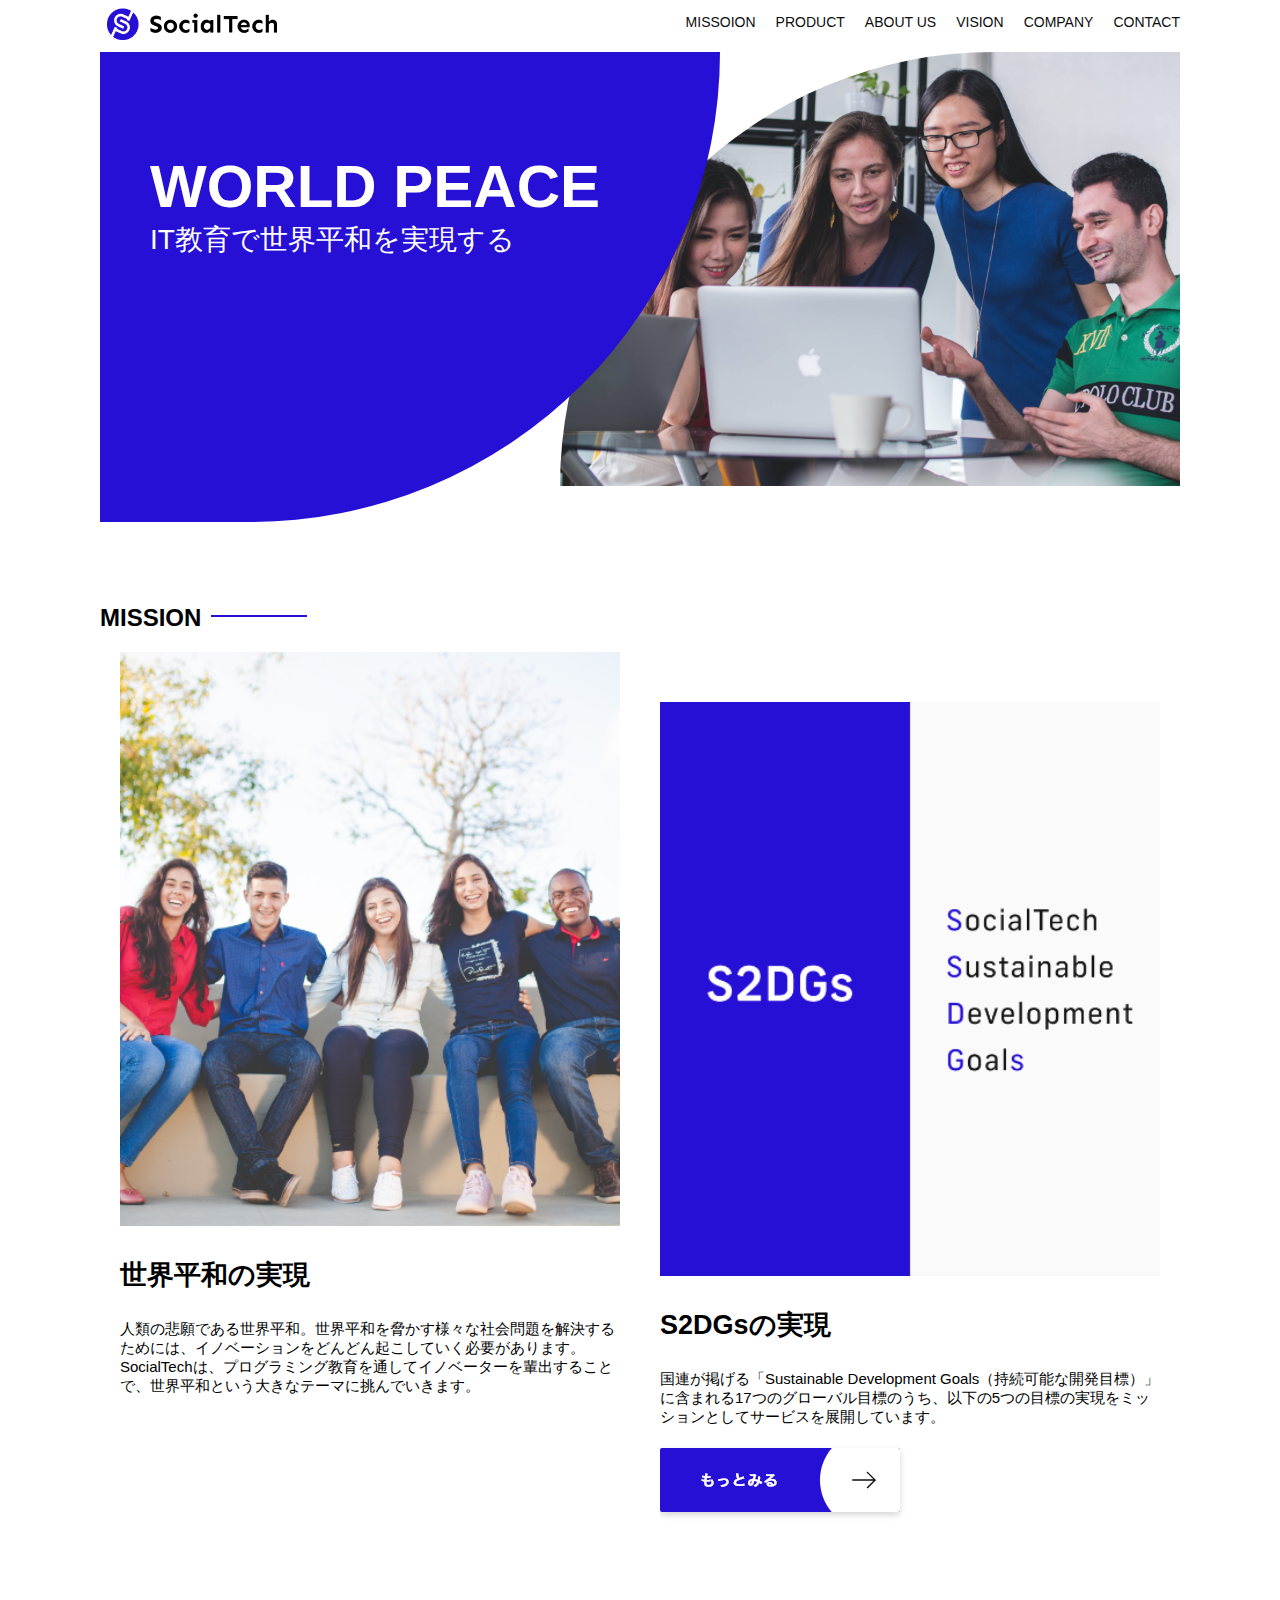
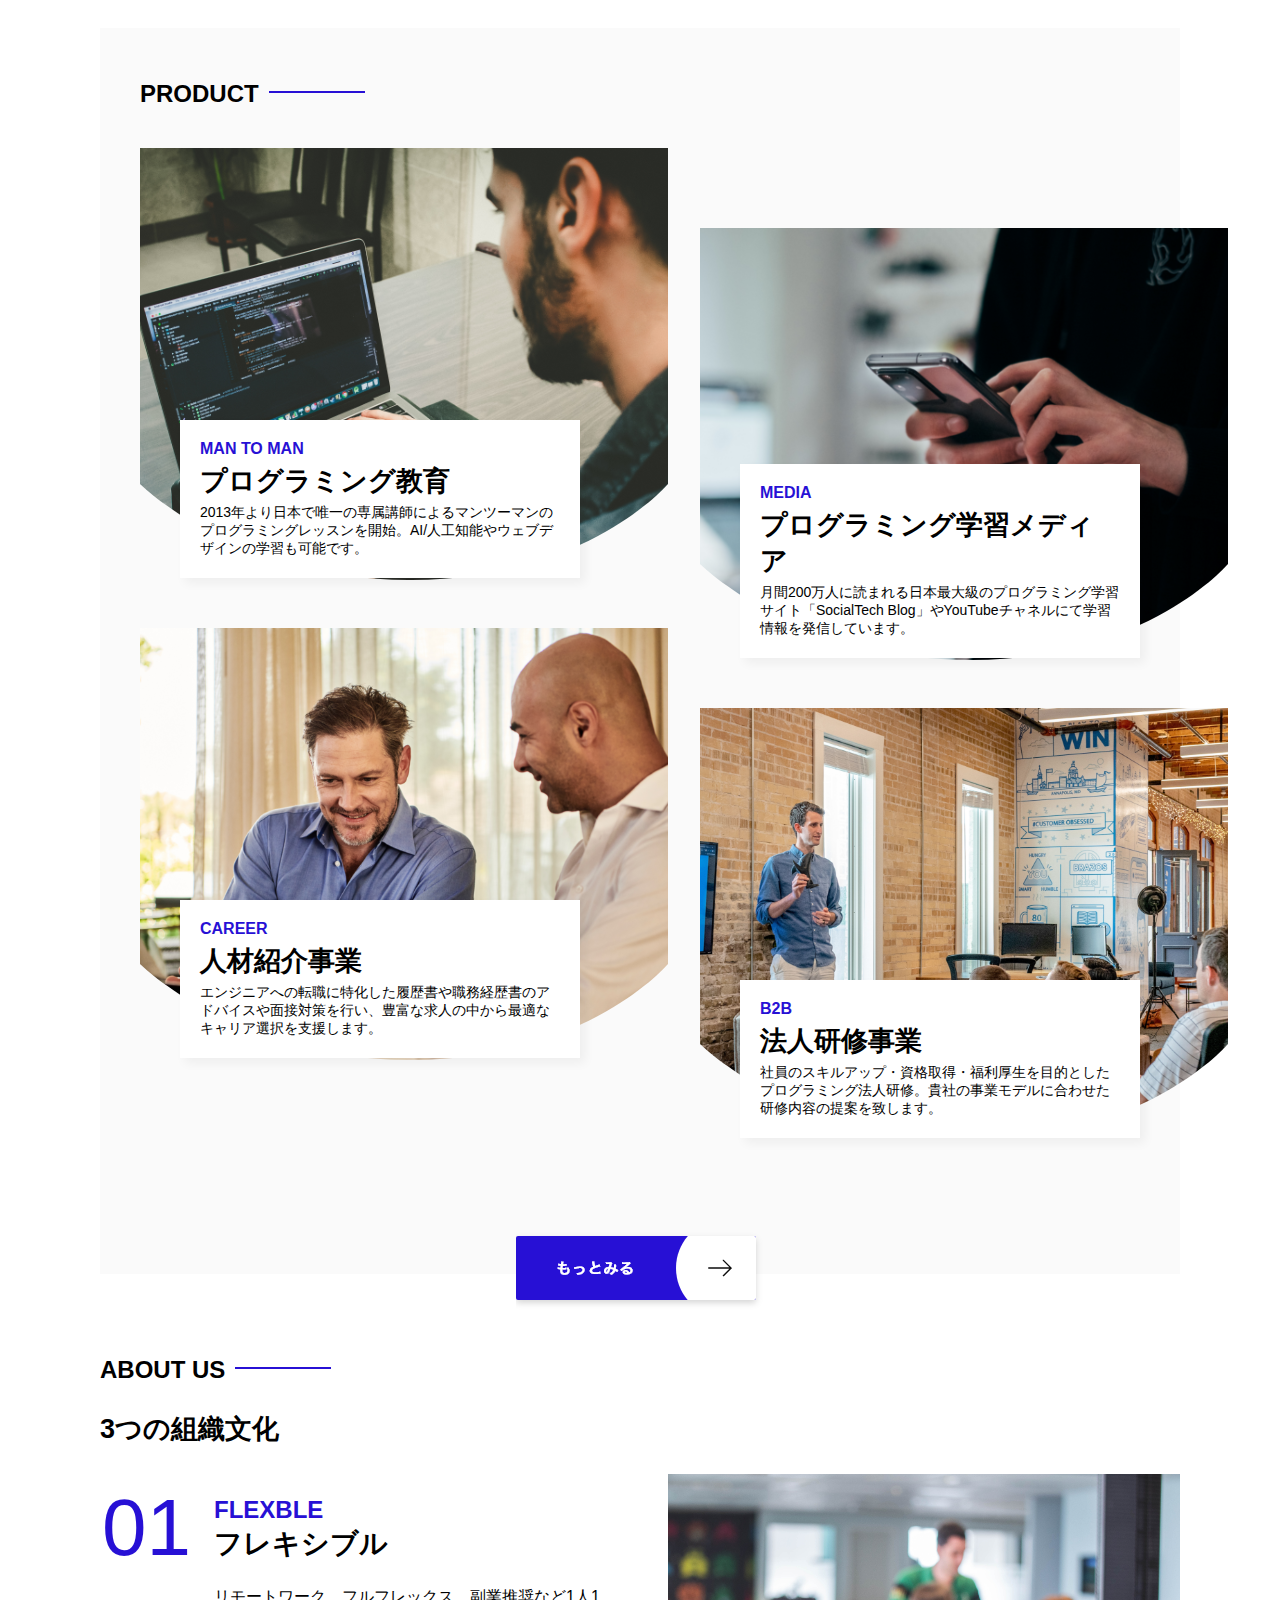
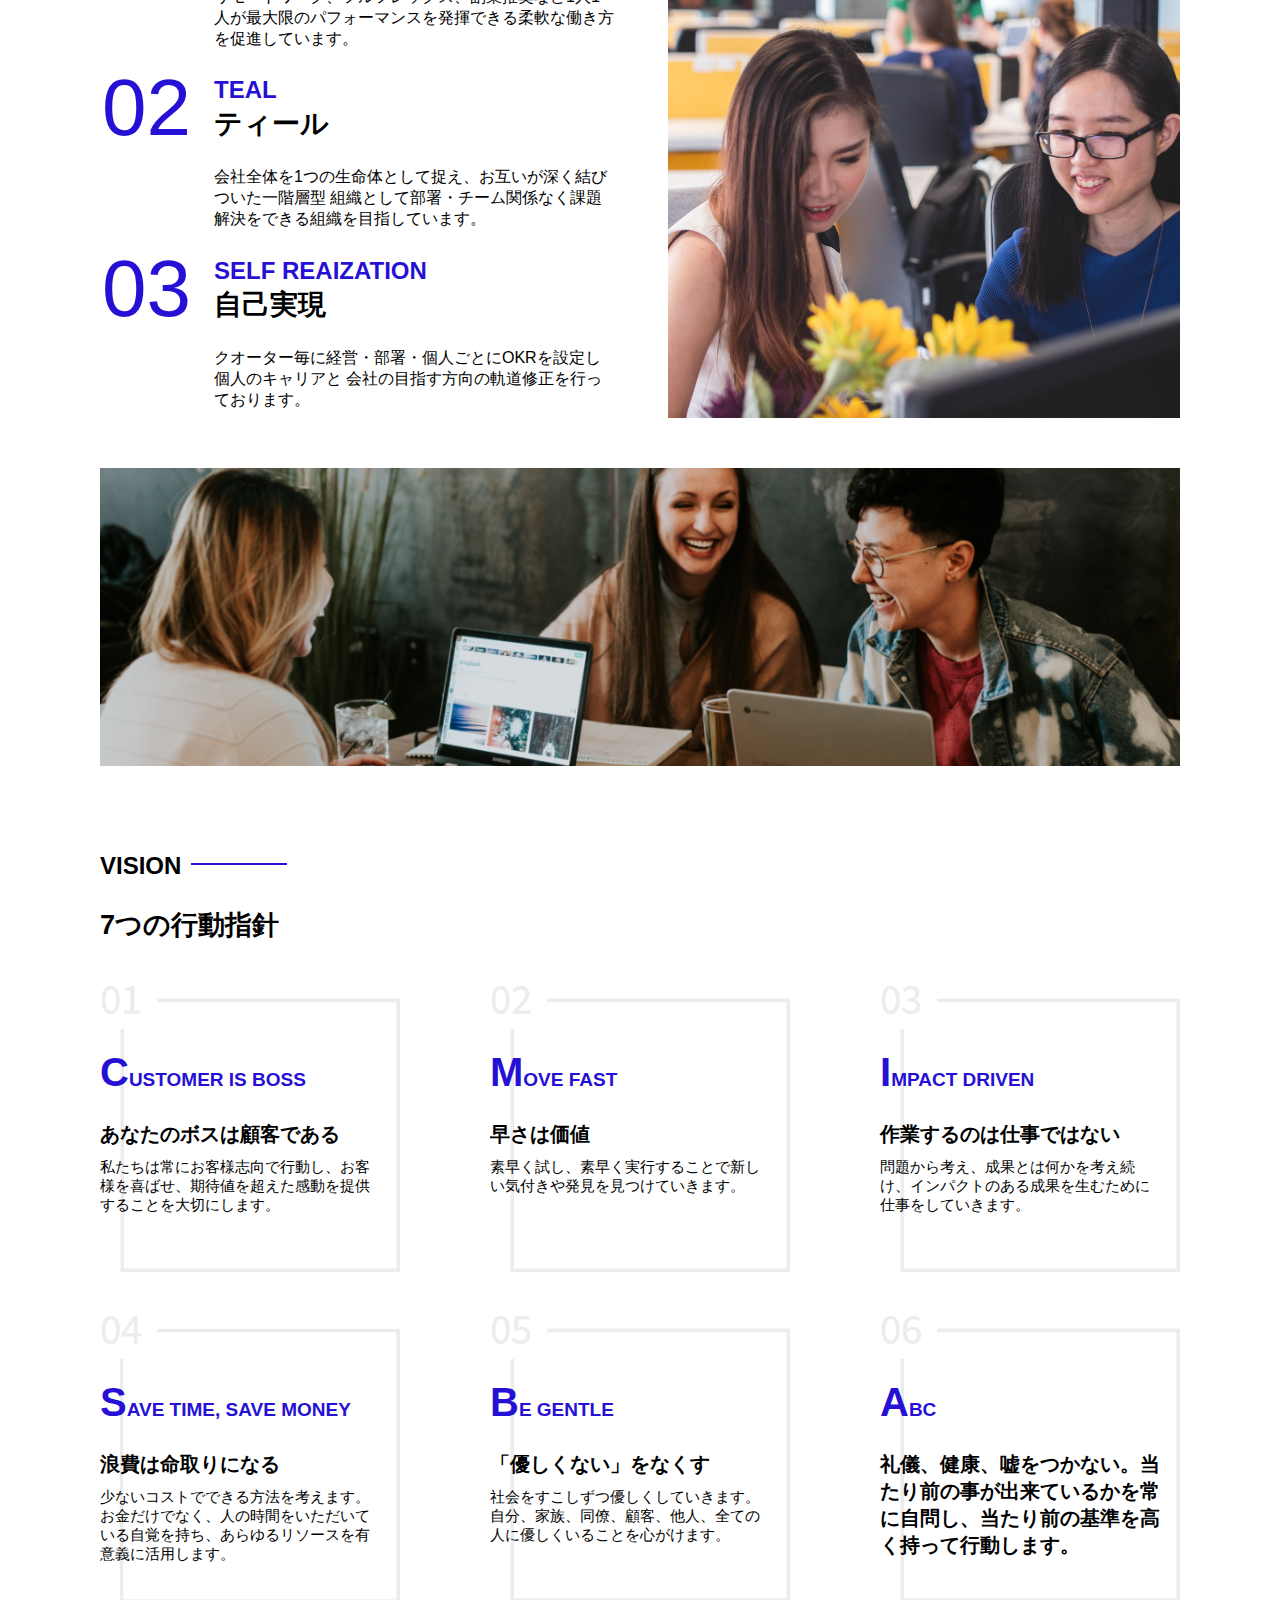
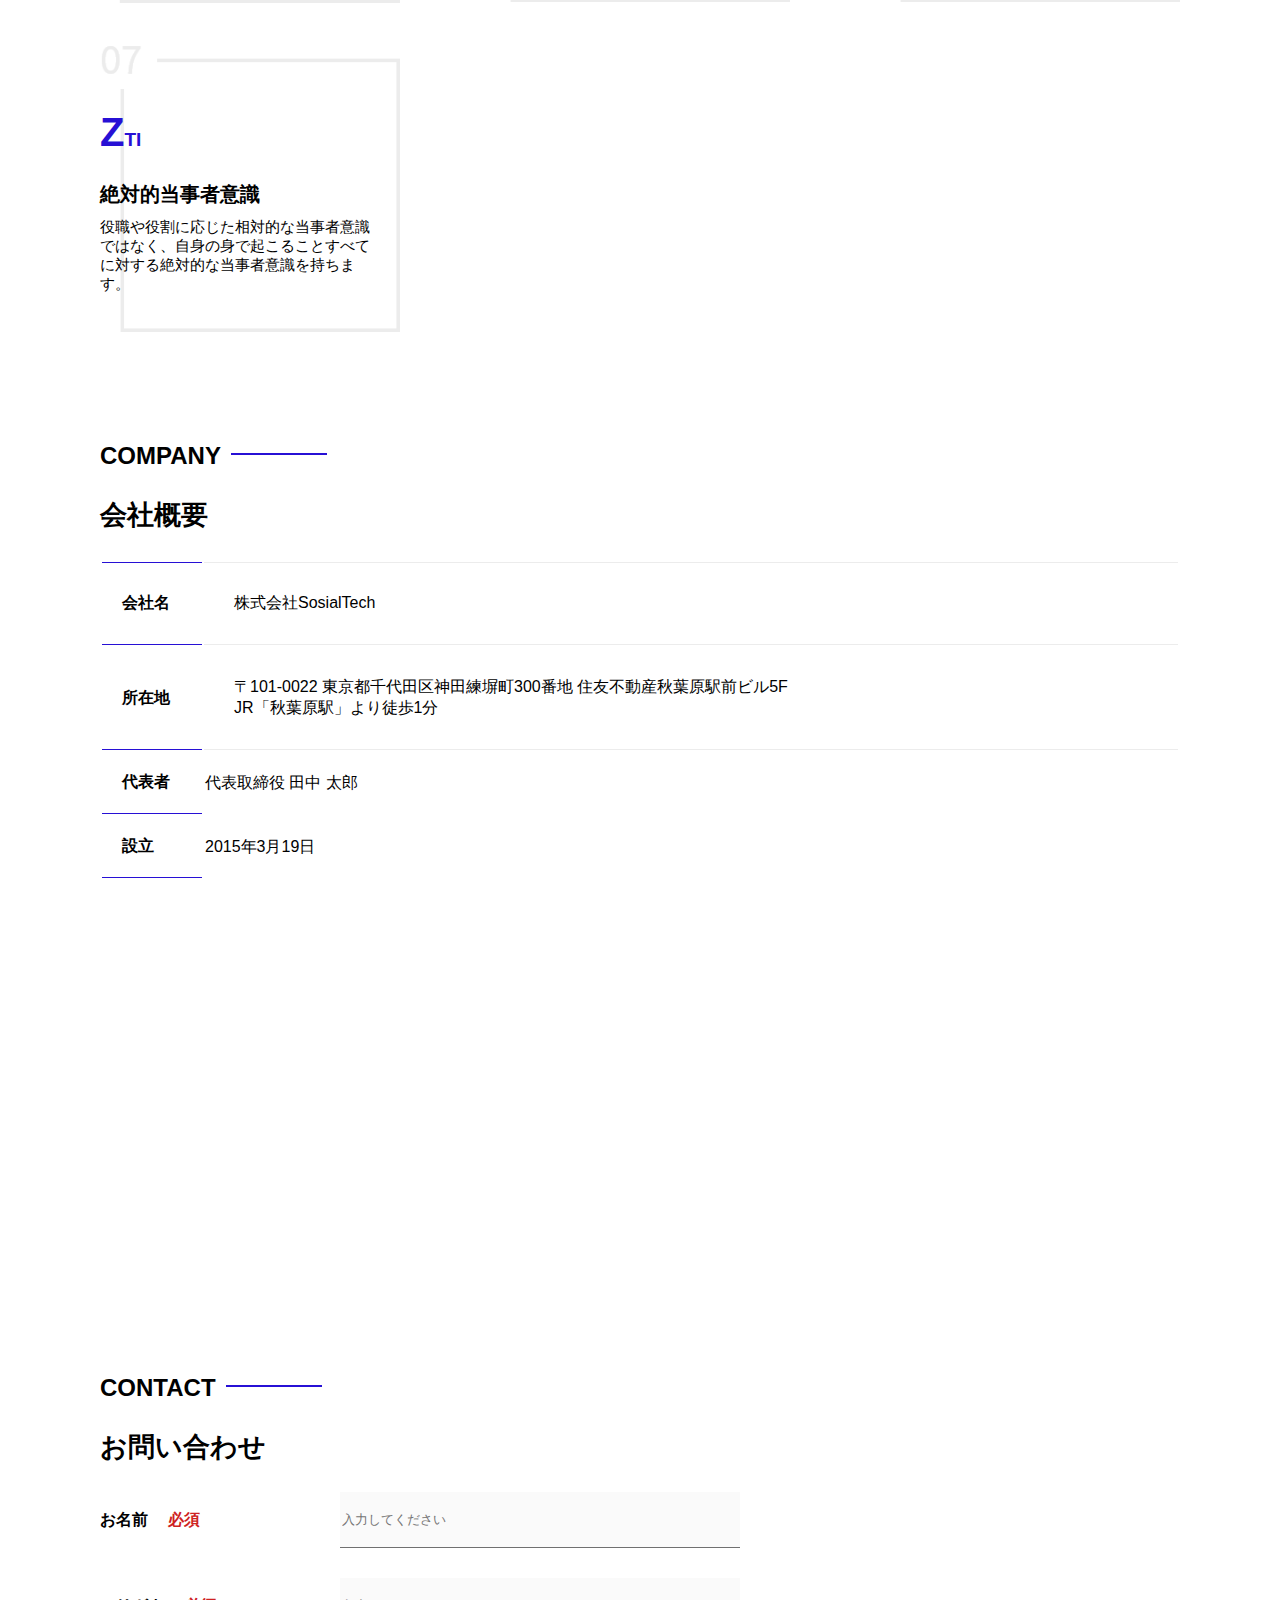
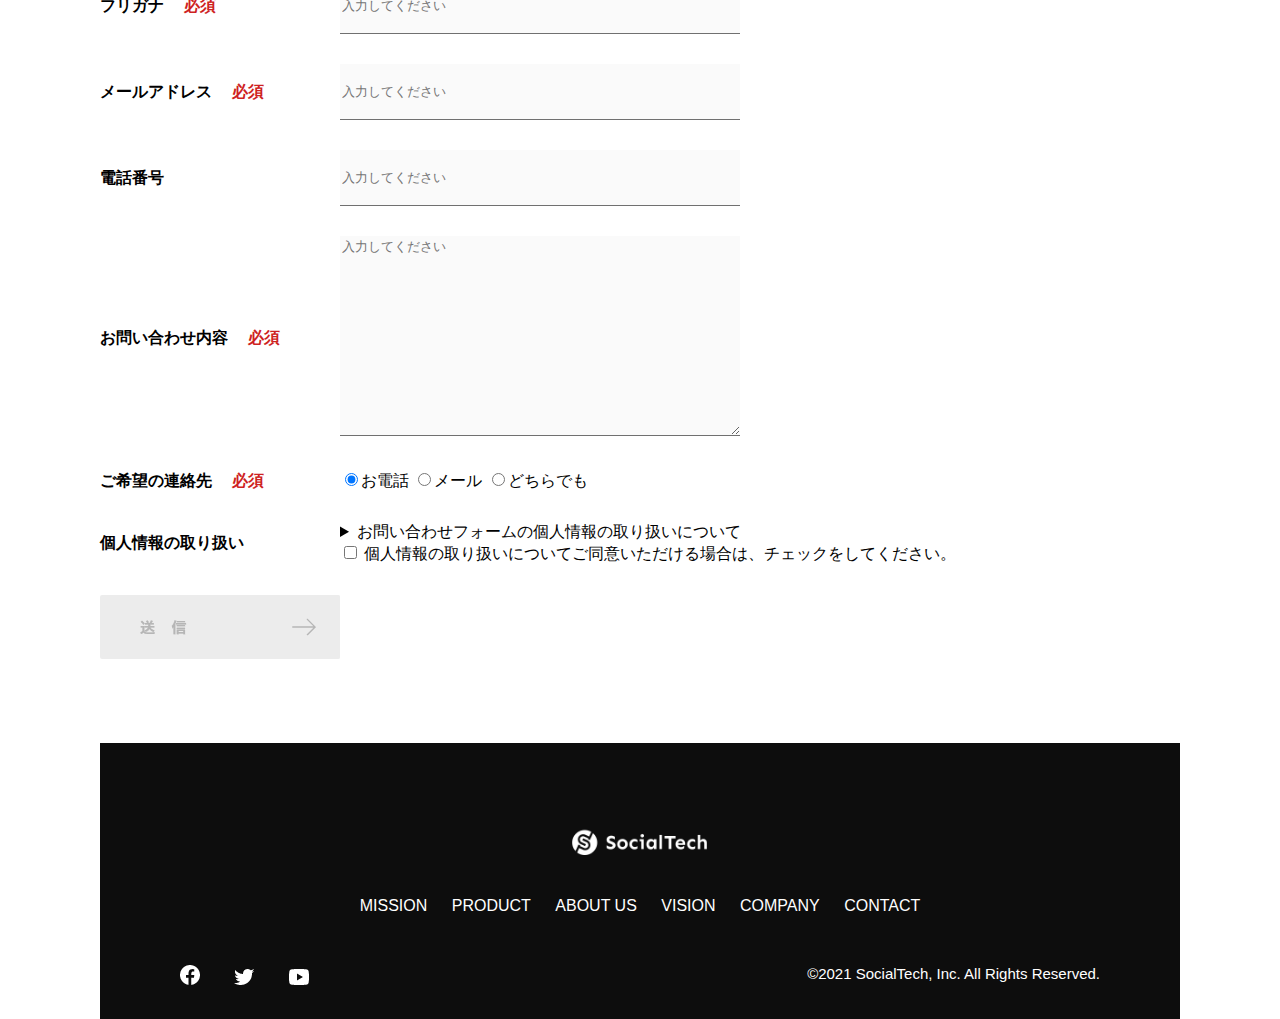
<file: index.html>
<!DOCTYPE html>
<html lang="ja">
<head>
  <meta charset="UTF-8">
  <meta name="viewport" content="width=device-width, initial-scale=1.0">
  <meta name="description" content="SocialTechはEdtech業界のリーディングカンパニーを目指します。">
  <link rel="stylesheet" href="style.css">
  <title>SocialTech</title>
</head>
<body>
  <header>
    <a href="index.html" id="logo">
      <img src="images/logo.png" alt="トップページに戻る">
    </a>
    <nav id="nav-pc">
      <ul>
        <li><a href="mission.html">MISSOION</a></li>
        <li><a href="product.html">PRODUCT</a></li>
        <li><a href="index.html#aboutus">ABOUT US</a></li>
        <li><a href="index.html#vision">VISION</a></li>
        <li><a href="index.html#company">COMPANY</a></li>
        <li><a href="index.html#contact">CONTACT</a></li>
      </ul>
    </nav>

    <!-- スマホ用メニューボタン -->
     <button id="menu-sp" onclick="document.getElementById('nav-sp').style.display = 'block'">
      <img src="images/button-menu.png" alt="ナビゲーションを開く">
     </button>

     <!-- スマホ用ナビ -->
      <div id="nav-sp">
        <button id="close" onclick="document.getElementById('nav-sp').style.display = 'none'">
          <img src="images/button-close.png" alt="ナビを閉じる">
        </button>
        <nav>
          <ul>
            <li>
              <a id="logo-sp" href="index.html" onclick="document.getElementById('nav-sp').style.display = 'none'"><img src="images/logo-sp.png" alt="トップページに戻る"></a>
            </li>
            <li><a class="menu" href="mission.html" onclick="document.getElementById('nav-sp').style.display = 'none'">MISSION</a></li>
            <li><a class="menu" href="product.html" onclick="document.getElementById('nav-sp').style.display = 'none'">PRODUCT</a></li>
            <li><a class="menu" href="index.html#aboutus" onclick="document.getElementById('nav-sp').style.display = 'none'">ABOUT US</a></li>
            <li><a class="menu" href="index.html#vision" onclick="document.getElementById('nav-sp').style.display = 'none'">VISION</a></li>
            <li><a class="menu" href="index.html#company" onclick="document.getElementById('nav-sp').style.display = 'none'">COMPANY</a></li>
            <li><a class="menu" href="index.html#contact" onclick="document.getElementById('nav-sp').style.display = 'none'">CONTACT</a></li>
          </ul>
        </nav>
        <div id="sns">
          <a href="https://www.facebook.com/sejuku2013">
            <img src="images/button-facebook.png" alt="Facebookのリンク">
          </a>
          <a href="https://twitter.com/samuraijuku">
            <img src="images/button-twitter.png" alt="Twitterのリンク">
          </a>
          <a href="https://www.youtube.com/channel/UCCFOQO5aDK0xXam4cUQXT8g">
            <img src="images/button-youtube.png" alt="YouTubeのリンク">
          </a>
        </div>
      </div>
  </header>
  <main>
    <article>
      <section id="main-visual">
        <div id="main-message">
          <h1>WORLD PEACE</h1>
          <p>IT教育で世界平和を実現する</p>
        </div>
        <img src="images/index/index-main.png" alt="PCの周りに集まる他国籍の仲間たち">
      </section>
      <section id="mission">
        <h2 class="index-h2">MISSION</h2>
        <div id="mission-flex">
          <div>
            <img id="mission-photo" src="images/index/index-mission.png" alt="屋外のベンチで写真を撮影する多国籍の仲間たち">
            <h3>世界平和の実現</h3>
            <p>人類の悲願である世界平和。世界平和を脅かす様々な社会問題を解決するためには、イノベーションをどんどん起こしていく必要があります。SocialTechは、プログラミング教育を通してイノベーターを輩出することで、世界平和という大きなテーマに挑んでいきます。</p>
          </div>
          <div>
            <img id="s2dgs" src="images/index/s2dgs.png" alt="S2DGs">
            <h3>S2DGsの実現</h3>
            <p>国連が掲げる「Sustainable Development Goals（持続可能な開発目標）」に含まれる17つのグローバル目標のうち、以下の5つの目標の実現をミッションとしてサービスを展開しています。</p>
            <a href="mission.html">
              <img src="images/button-more.png" alt="もっとみる">
            </a>
          </div>
        </div>
      </section>
      <section id="product">
        <h2 class="index-h2">PRODUCT</h2>
        <div class="product-flex">
          <div id="product-left">
            <div>
              <img class="product-photo" src="images/index/index-mantoman.png" alt="PCでコードを書く男性">
              <div class="product-explain">
                <span>MAN TO MAN</span>
                <h3>プログラミング教育</h3>
                <p>2013年より日本で唯一の専属講師によるマンツーマンのプログラミングレッスンを開始。AI/人工知能やウェブデザインの学習も可能です。</p>
              </div>
            </div>
            <div>
              <img class="product-photo" src="images/index/index-career.png" alt="笑顔で話し合う2人の男性">
              <div class="product-explain">
                <span>CAREER</span>
                <h3>人材紹介事業</h3>
                <p>エンジニアへの転職に特化した履歴書や職務経歴書のアドバイスや面接対策を行い、豊富な求人の中から最適なキャリア選択を支援します。</p>
              </div>
            </div>
          </div>
          <div id="product-right">
            <div>
              <img class="product-photo" src="images/index/index-media.png" alt="スマートフォンを操作する人">
              <div class="product-explain">
                <span>MEDIA</span>
                <h3>プログラミング学習メディア</h3>
                <p>月間200万人に読まれる日本最大級のプログラミング学習サイト「SocialTech Blog」やYouTubeチャネルにて学習情報を発信しています。</p>
              </div>
            </div>
            <div>
              <img class="product-photo" src="images/index/index-b2b.png" alt="講演中の男性とそれを聴く人々">
              <div class="product-explain">
                <span>B2B</span>
                <h3>法人研修事業</h3>
                <p>社員のスキルアップ・資格取得・福利厚生を目的としたプログラミング法人研修。貴社の事業モデルに合わせた研修内容の提案を致します。</p>
              </div>
            </div>
          </div>
        </div>
        <div id="product-more">
          <a href="product.html">
            <img src="images/button-more.png" alt="もっとみる">
          </a>
        </div>
      </section>
      <section id="aboutus">
        <h2 class="index-h2">ABOUT US</h2>
        <h3>3つの組織文化</h3>
        <div>
          <table class="culture-table">
            <tr>
              <td class="culture-num">01</td>
              <th><span class="culture-en">FLEXBLE</span><br>フレキシブル</th>
            </tr>
            <tr>
              <td></td>
              <td class="culture-description">リモートワーク、フルフレックス、副業推奨など1人1人が最大限のパフォーマンスを発揮できる柔軟な働き方を促進しています。</td>
            </tr>
            <tr>
              <td class="culture-num">02</td>
              <th><span class="culture-en">TEAL</span><br>ティール</th>
            </tr>
            <tr>
              <td></td>
              <td class="culture-description">会社全体を1つの生命体として捉え、お互いが深く結びついた一階層型 組織として部署・チーム関係なく課題解決をできる組織を目指しています。</td>
            </tr>
            <tr>
              <td class="culture-num">03</td>
              <th><span class="culture-en">SELF REAIZATION</span><br>自己実現</th>
            </tr>
            <tr>
              <td></td>
              <td class="culture-description">クオーター毎に経営・部署・個人ごとにOKRを設定し個人のキャリアと 会社の目指す方向の軌道修正を行っております。</td>
            </tr>
          </table>
          <img class="culture-img" src="images/index/index-aboutus1.png" alt="笑顔で話し合う2人の女性">
        </div>
        <img class="culture-img2" src="images/index/index-aboutus2.png" alt="笑顔で話し合う3人の男女">
      </section>
      <section id="vision">
        <h2 class="index-h2">VISION</h2>
        <h3>7つの行動指針</h3>
        <div>
          <div class="vision-box">
            <img src="images/index/vision-01.png" alt="01">
            <div>
              <h4>CUSTOMER IS BOSS</h4>
              <h5>あなたのボスは顧客である</h5>
              <p>私たちは常にお客様志向で行動し、お客様を喜ばせ、期待値を超えた感動を提供することを大切にします。</p>
            </div>
          </div>    
            <div class="vision-box">
              <img src="images/index/vision-02.png" alt="02">
              <div>
                <h4>MOVE FAST</h4>
                <h5>早さは価値</h5>
                <p>素早く試し、素早く実行することで新しい気付きや発見を見つけていきます。</p>
              </div>
            </div>
            <div class="vision-box">
              <img src="images/index/vision-03.png" alt="03">
              <div>
                <h4>IMPACT DRIVEN</h4>
                <h5>作業するのは仕事ではない</h5>
                <p>問題から考え、成果とは何かを考え続け、インパクトのある成果を生むために仕事をしていきます。</p>
              </div>
            </div>
            <div class="vision-box">
              <img src="images/index/vision-04.png" alt="04">
              <div>
                <h4>SAVE TIME, SAVE MONEY</h4>
                <h5>浪費は命取りになる</h5>
                <p>少ないコストでできる方法を考えます。お金だけでなく、人の時間をいただいている自覚を持ち、あらゆるリソースを有意義に活用します。</p>
              </div>
            </div>
            <div class="vision-box">
              <img src="images/index/vision-05.png" alt="05">
              <div>
                <h4>BE GENTLE</h4>
                <h5>「優しくない」をなくす</h5>
                <p>社会をすこしずつ優しくしていきます。自分、家族、同僚、顧客、他人、全ての人に優しくいることを心がけます。</p>
              </div>
            </div>
            <div class="vision-box">
              <img src="images/index/vision-06.png" alt="06">
              <div>
                <h4>ABC</h4>
                <h5>礼儀、健康、嘘をつかない。当たり前の事が出来ているかを常に自問し、当たり前の基準を高く持って行動します。</p>
              </div>
            </div>
            <div class="vision-box">
              <img src="images/index/vision-07.png" alt="07">
              <div>
                <h4>ZTI</h4>
                <h5>絶対的当事者意識</h5>
                <p>役職や役割に応じた相対的な当事者意識ではなく、自身の身で起こることすべてに対する絶対的な当事者意識を持ちます。</p>
              </div>
            </div>
        </div>
      </section>
      <section id="company">
        <h2 class="index-h2">COMPANY</h2>
        <h3>会社概要</h3>
        <table id="company-table">
          <tr>
            <th class="tableheader tableheader-first">会社名</th>
            <td class="cell cell-first">株式会社SosialTech</td>
          </tr>
          <tr>
            <th class="tableheader">所在地</th>
            <td class="cell">〒101-0022 東京都千代田区神田練塀町300番地 住友不動産秋葉原駅前ビル5F<br>JR「秋葉原駅」より徒歩1分</td>
          </tr>
          <tr>
            <th class="tableheader">代表者</th>
            <td id="cell">代表取締役 田中 太郎</td>
          </tr>
          <tr>
             <th class="tableheader">設立</th>
            <td id="cell">2015年3月19日</td>
          </tr>
        </table>
        <iframe src="https://www.google.com/maps/embed?pb=!1m18!1m12!1m3!1d3240.068855138319!2d139.77207231127798!3d35.699923172466896!2m3!1f0!2f0!3f0!3m2!1i1024!2i768!4f13.1!3m3!1m2!1s0x60188fee13660e23%3A0x77137876edf742ac!2z5L2P5Y-L5LiN5YuV55Sj56eL6JGJ5Y6f6aeF5YmN44OT44Or!5e0!3m2!1sja!2sjp!4v1724306224380!5m2!1sja!2sjp" width="600" height="450" style="border:0;" allowfullscreen="" loading="lazy" referrerpolicy="no-referrer-when-downgrade"></iframe>
      </section>
      <section id="contact">
        <h2 class="index-h2">CONTACT</h2>
        <h3>お問い合わせ</h3>
        <form>
          <div>
            <div class="contact-heading">
              <label class="contact-label">お名前<span class="contact-span">必須</span></label>
            </div>
            <div>
              <input type="text" name="name" placeholder="入力してください" class="contact-textbox">
            </div>
          </div>
          <div>
            <div class="contact-heading">
              <label class="contact-label">フリガナ<span class="contact-span">必須</span></label>
            </div>
            <div>
              <input type="text" name="hurigana" placeholder="入力してください" class="contact-textbox">
            </div>
          </div>
          <div>
            <div class="contact-heading">
              <label class="contact-label">メールアドレス<span class="contact-span">必須</span></label>
            </div>
            <div>
              <input type="text" name="email" placeholder="入力してください" class="contact-textbox">
            </div>
          </div>
          <div>
            <div class="contact-heading">
              <label class="contact-label">電話番号</label>
            </div>
            <div>
              <input type="text" name="tel" placeholder="入力してください" class="contact-textbox">
            </div>
          </div>
          <div>
            <div class="contact-heading">
              <label class="contact-label">お問い合わせ内容<span class="contact-span">必須</span></label>
            </div>
            <div>
              <textarea class="contact-textarea" placeholder="入力してください" name="message"></textarea>
            </div>
          </div>
          <div>
            <div class="contact-heading">
              <label class="contact-label">ご希望の連絡先<span class="contact-span">必須</span></label>
            </div>
            <div>
              <input class="radiobutton" type="radio" value="tel" name="contact" checked><label>お電話</label>
              <input class="radiobutton" type="radio" value="mail" name="contact"><label>メール</label>
              <input class="radiobutton" type="radio" value="both" name="contact"><label>どちらでも</label>
            </div>
          </div>
          <div>
            <div class="contact-heading">
              <label class="contact-label">個人情報の取り扱い</label>
            </div>
            <div>
              <details>
                <summary>お問い合わせフォームの個人情報の取り扱いについて</summary>
                <div>
                  <dl>
                    <dt>１．組織の名称又は氏名</dt>
                    <dd>株式会社SocialTech</dd>
                    <dt>２．個人情報保護管理者（若しくはその代理人）の氏名又は職名、所属及び連絡先</dt>
                    <dd>
                      <p>鈴木 一郎 コーポレート部</p>
                      <p>メールアドレス：samurai@example.com</p>
                      <p>TEL：03-1234-5678</p>
                    </dd>
                    <dt>３．個人情報の利用目的</dt>
                    <dd>
                      <ul>
                        <li>本サービス及び本サービスに関連する情報の提供又はそれらに関する連絡のため</li>
                        <li>ユーザーの本人確認のため</li>
                        <li>当社サービスのご案内のため</li>
                        <li>当社の商品等の広告または宣伝（電子メールによるものを含むものとします。）</li>
                      </ul>
                    </dd>
                    <dt>４．個人情報の取り扱い業務の委託</dt>
                    <dd>個人情報の取扱業務の全部または一部を外部に業務委託する場合があります。その際、弊社は、個人情報を適切に保護できる管理体制を敷き実行していることを条件として委託先を厳選したうえで、機密保持契約を委託先と締結し、お客様の個人情報を厳密に管理させます。</dd>
                    <dt>５．個人情報の開示等の請求</dt>
                    <dd>
                      お客様は、弊社に対してご自身の個人情報の開示等（利用目的の通知、開示、内容の訂正・追加・削除、利用の停止または消去、第三者への提供の停止）に関して、当社問合わせ窓口に申し出ることができま<br>その際、弊社はお客様ご本人を確認させていただいたうえで、合理的な期間内に対応いたします。<br>なお、個人情報に関する弊社問合わせ先は、次の通りです。
                    </dd>
                    <dd>
                      <p>株式会社SocialTech　個人情報問合せ窓口</p>
                      <p>〒150-0043　東京都千代田区神田練塀町300番地 住友不動産秋葉原駅前ビル5F</p>
                      <p>メールアドレス：samurai@example.com　TEL：03-1234-5678</p>
                    </dd>
                    <dt>６．個人情報を提供されることの任意性について</dt>
                    <dd>お客様がご自身の個人情報を弊社に提供されるか否かは、お客様のご判断によりますが、もしご提供されない場合には、適切なサービスが提供できない場合がありますので予めご了承ください。</dd>
                  </dl>
                </div>
              </details>
              <input type="checkbox" name="agree">
              <span>個人情報の取り扱いについてご同意いただける場合は、チェックをしてください。</span>
            </div>
          </div>
          <input type="image" src="images/button-submit.png" alt="送信する">
        </form>
      </section>
    </article>
  </main>
  <footer>
    <div id="footer-logo">
      <img src="images/logo-sp.png" alt="SocialTech">
    </div>
    <div id="footer-link">
      <a href="mission.html">MISSION</a>
      <a href="product.html">PRODUCT</a>
      <a href="index.html#aboutus">ABOUT US</a>
      <a href="index.html#vision">VISION</a>
      <a href="index.html#company">COMPANY</a>
      <a href="index.html#contact">CONTACT</a>
    </div>
    <div id="sns-footer">
      <div class="sns-btns">
        <a href="https://www.facebook.com/sejuku2013"><img src="images/button-facebook.png" alt="Facebookのリンク"></a>
        <a href="https://twitter.com/samuraijuku"><img src="images/button-twitter.png" alt="Twitterのリンク"></a>
        <a href="https://www.youtube.com/channel/UCCFOQO5aDK0xXam4cUQXT8g"><img src="images/button-youtube.png" alt="YouTubeのリンク"></a>
      </div>
      <p id="copyright">&copy;2021 SocialTech, Inc. All Rights Reserved.</p>
    </div>
  </footer>
</body>
</html>
</file>
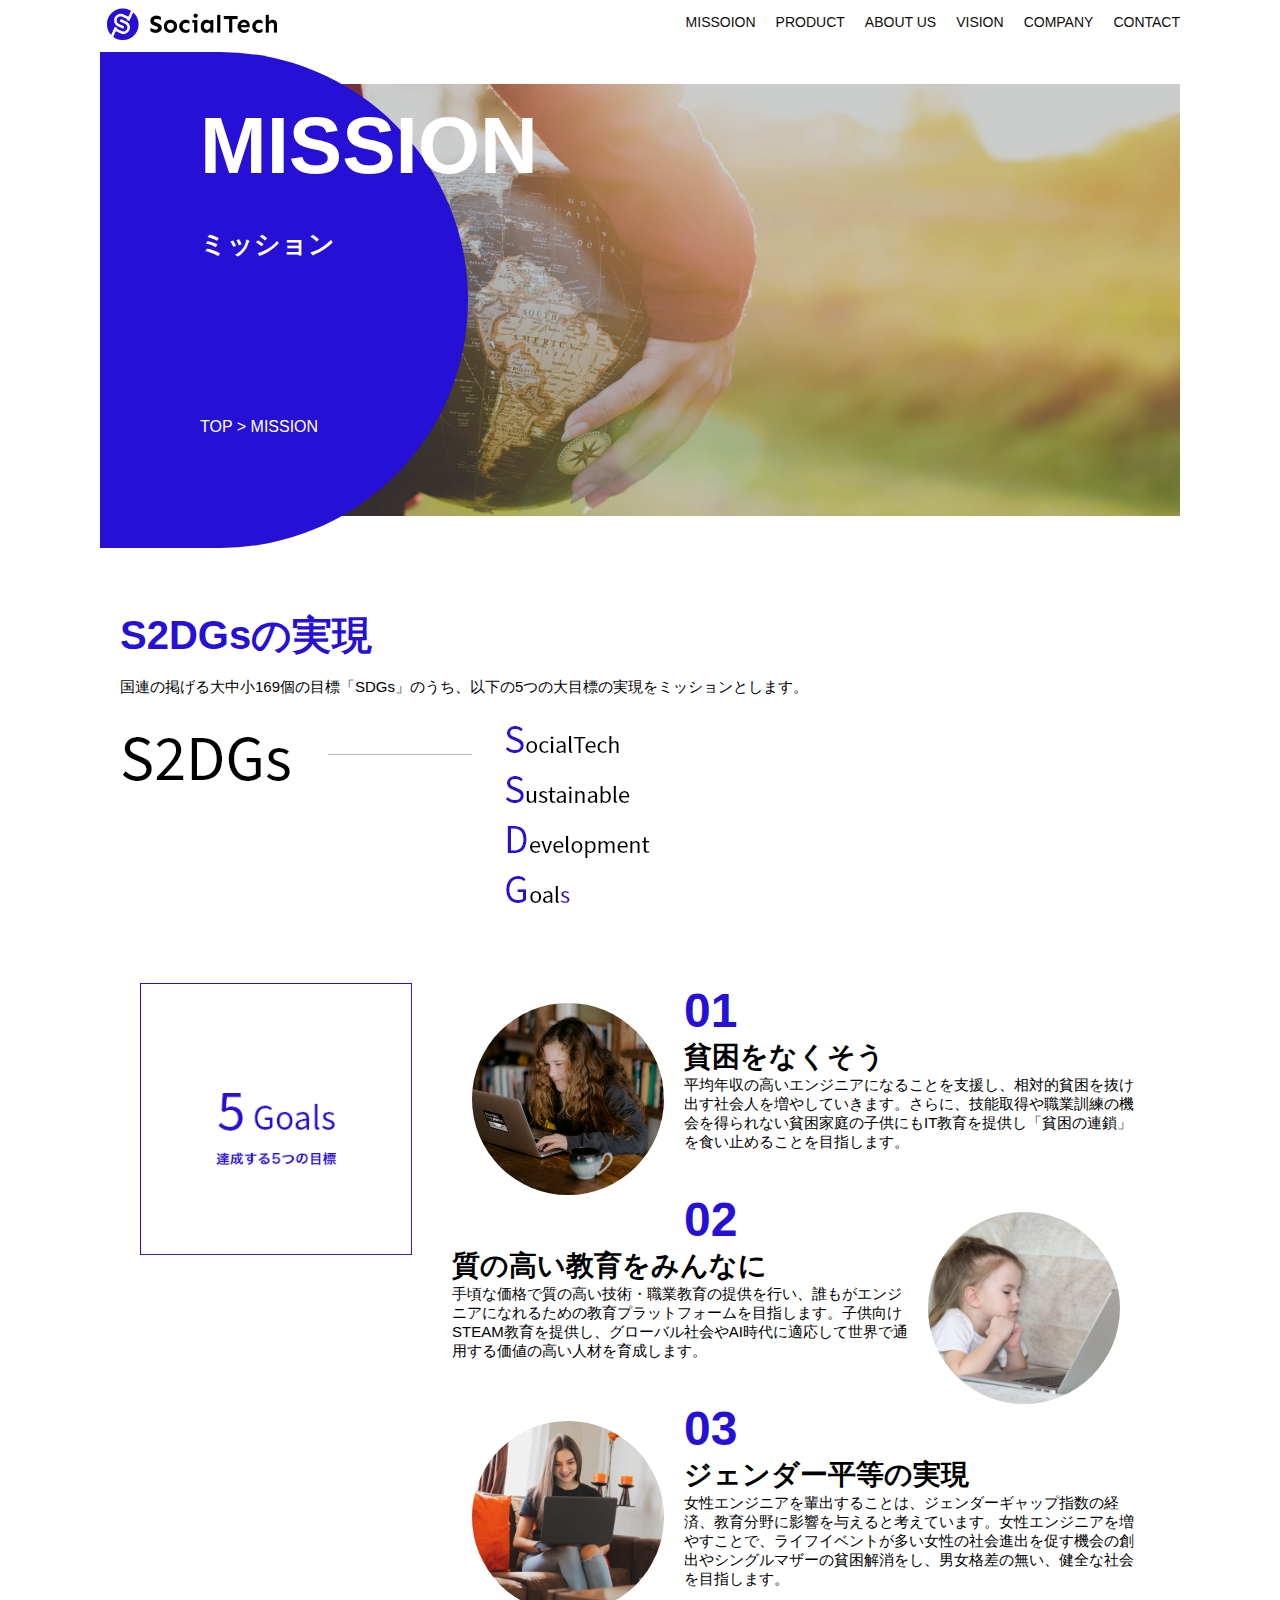
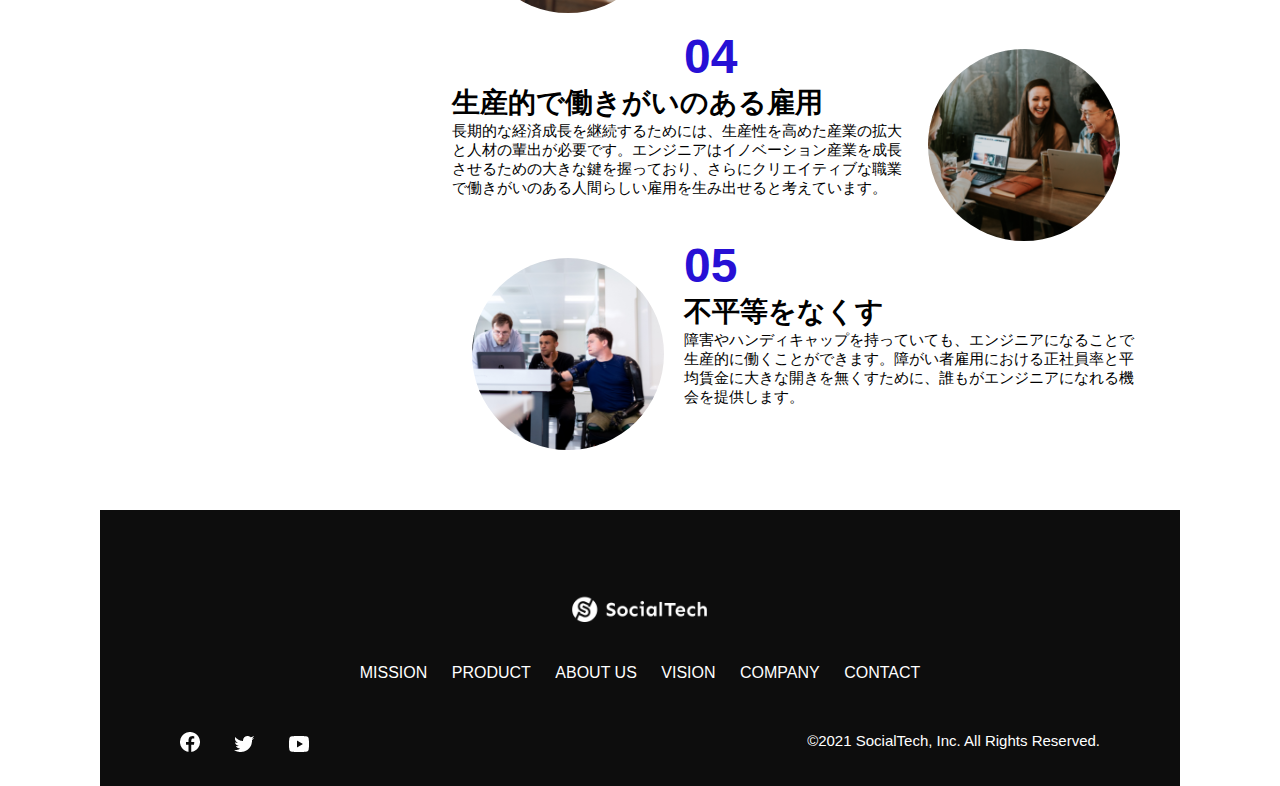
<file: mission.html>
<!DOCTYPE html>
<html lang="ja">
<head>
  <meta charset="UTF-8">
  <meta name="viewport" content="width=device-width, initial-scale=1.0">
  <meta name="description" content="SocialTechが目指す5つの目標（S2DGs）を紹介します">
  <link rel="stylesheet" href="style.css">
  <title>SocialTech - MISSION ミッション -</title>
</head>
<body>
  <header>
    <a href="index.html" id="logo">
      <img src="images/logo.png" alt="トップページに戻る">
    </a>
    <nav id="nav-pc">
      <ul>
        <li><a href="mission.html">MISSOION</a></li>
        <li><a href="product.html">PRODUCT</a></li>
        <li><a href="index.html#aboutus">ABOUT US</a></li>
        <li><a href="index.html#vision">VISION</a></li>
        <li><a href="index.html#company">COMPANY</a></li>
        <li><a href="index.html#contact">CONTACT</a></li>
      </ul>
    </nav>

    <!-- スマホ用メニューボタン -->
    <button id="menu-sp" onclick="document.getElementById('nav-sp').style.display = 'block'">
      <img src="images/button-menu.png" alt="ナビゲーションを開く">
     </button>

     <!-- スマホ用ナビ -->
      <div id="nav-sp">
        <button id="close" onclick="document.getElementById('nav-sp').style.display = 'none'">
          <img src="images/button-close.png" alt="ナビを閉じる">
        </button>
        <nav>
          <ul>
            <li>
              <a id="logo-sp" href="index.html" onclick="document.getElementById('nav-sp').style.display = 'none'"><img src="images/logo-sp.png" alt="トップページに戻る"></a>
            </li>
            <li><a class="menu" href="mission.html" onclick="document.getElementById('nav-sp').style.display = 'none'">MISSION</a></li>
            <li><a class="menu" href="product.html" onclick="document.getElementById('nav-sp').style.display = 'none'">PRODUCT</a></li>
            <li><a class="menu" href="index.html#aboutus" onclick="document.getElementById('nav-sp').style.display = 'none'">ABOUT US</a></li>
            <li><a class="menu" href="index.html#vision" onclick="document.getElementById('nav-sp').style.display = 'none'">VISION</a></li>
            <li><a class="menu" href="index.html#company" onclick="document.getElementById('nav-sp').style.display = 'none'">COMPANY</a></li>
            <li><a class="menu" href="index.html#contact" onclick="document.getElementById('nav-sp').style.display = 'none'">CONTACT</a></li>
          </ul>
        </nav>
        <div id="sns">
          <a href="https://www.facebook.com/sejuku2013">
            <img src="images/button-facebook.png" alt="Facebookのリンク">
          </a>
          <a href="https://twitter.com/samuraijuku">
            <img src="images/button-twitter.png" alt="Twitterのリンク">
          </a>
          <a href="https://www.youtube.com/channel/UCCFOQO5aDK0xXam4cUQXT8g">
            <img src="images/button-youtube.png" alt="YouTubeのリンク">
          </a>
        </div>
      </div>
  </header>
  <main>
    <article>
      <section id="mission-main">
        <div class="mission-main-inner">
          <div id="mission-title">
            <h1>MISSION<br><span>ミッション</span></h1>
            <p>TOP > MISSION</p>
          </div>
        </div>
      </section>
      <section id="mission-s2dgs">
        <h2 class="mission-h2">S2DGsの実現</h2>
        <p>国連の掲げる大中小169個の目標「SDGs」のうち、以下の5つの大目標の実現をミッションとします。</p>
        <img src="images/mission/mission-s2dgs.png" alt="S2DGs">
      </section>
      
      <section id="mission-five-goals">
        <div class="five-goals-image">
          <img src="images/mission/mission-5goals.png" alt="5Goals">
        </div>
        <div class="five-goals-read">
          <div>
            <img class="fivegoals-image-left" src="images/mission/mission-5goals01.png" alt="PCを操作する女の子">
            <span class="fivegoals-number">01</span>
            <h3 class="fivegoals-h3">貧困をなくそう</h3>
            <p class="fivegoals-p">平均年収の高いエンジニアになることを支援し、相対的貧困を抜け出す社会人を増やしていきます。さらに、技能取得や職業訓練の機会を得られない貧困家庭の子供にもIT教育を提供し「貧困の連鎖」を食い止めることを目指します。</p>
          </div>
          <div>
            <img class="fivegoals-image-right" src="images/mission/mission-5goals02.png" alt="PCを見つめる小さい女の子">
            <span class="fivegoals-number">02</span>
            <h3 class="fivegoals-h3">質の高い教育をみんなに</h3>
            <p class="fivegoals-p">手頃な価格で質の高い技術・職業教育の提供を行い、誰もがエンジニアになれるための教育プラットフォームを目指します。子供向けSTEAM教育を提供し、グローバル社会やAI時代に適応して世界で通用する価値の高い人材を育成します。</p>
          </div>
          <div>
            <img class="fivegoals-image-left" src="images/mission/mission-5goals03.png" alt="PCを操作する女性">
            <span class="fivegoals-number">03</span>
            <h3 class="fivegoals-h3">ジェンダー平等の実現</h3>
            <p class="fivegoals-p">女性エンジニアを輩出することは、ジェンダーギャップ指数の経済、教育分野に影響を与えると考えています。女性エンジニアを増やすことで、ライフイベントが多い女性の社会進出を促す機会の創出やシングルマザーの貧困解消をし、男女格差の無い、健全な社会を目指します。</p>
          </div>
          <div>
            <img class="fivegoals-image-right" src="images/mission/mission-5goals04.png" alt="笑顔で話し合う3人の男女">
            <span class="fivegoals-number">04</span>
            <h3 class="fivegoals-h3">生産的で働きがいのある雇用</h3>
            <p class="fivegoals-p">長期的な経済成長を継続するためには、生産性を高めた産業の拡大と人材の輩出が必要です。エンジニアはイノベーション産業を成長させるための大きな鍵を握っており、さらにクリエイティブな職業で働きがいのある人間らしい雇用を生み出せると考えています。</p>
          </div>
          <div>
            <img class="fivegoals-image-left" src="images/mission/mission-5goals05.png" alt="生涯を持つ男性が生き生きと働く様子">
            <span class="fivegoals-number">05</span>
            <h3 class="fivegoals-h3">不平等をなくす</h3>
            <p class="fivegoals-p">障害やハンディキャップを持っていても、エンジニアになることで生産的に働くことができます。障がい者雇用における正社員率と平均賃金に大きな開きを無くすために、誰もがエンジニアになれる機会を提供します。</p>
          </div>
        </div>
      </section>
    </article>
  </main>

  <footer>
    <div id="footer-logo">
      <img src="images/logo-sp.png" alt="SocialTech">
    </div>
    <div id="footer-link">
      <a href="mission.html">MISSION</a>
      <a href="product.html">PRODUCT</a>
      <a href="index.html#aboutus">ABOUT US</a>
      <a href="index.html#vision">VISION</a>
      <a href="index.html#company">COMPANY</a>
      <a href="index.html#contact">CONTACT</a>
    </div>
    <div id="sns-footer">
      <div class="sns-btns">
        <a href="https://www.facebook.com/sejuku2013"><img src="images/button-facebook.png" alt="Facebookのリンク"></a>
        <a href="https://twitter.com/samuraijuku"><img src="images/button-twitter.png" alt="Twitterのリンク"></a>
        <a href="https://www.youtube.com/channel/UCCFOQO5aDK0xXam4cUQXT8g"><img src="images/button-youtube.png" alt="YouTubeのリンク"></a>
      </div>
      <p id="copyright">&copy;2021 SocialTech, Inc. All Rights Reserved.</p>
    </div>
  </footer>
</body>
</html>
</file>
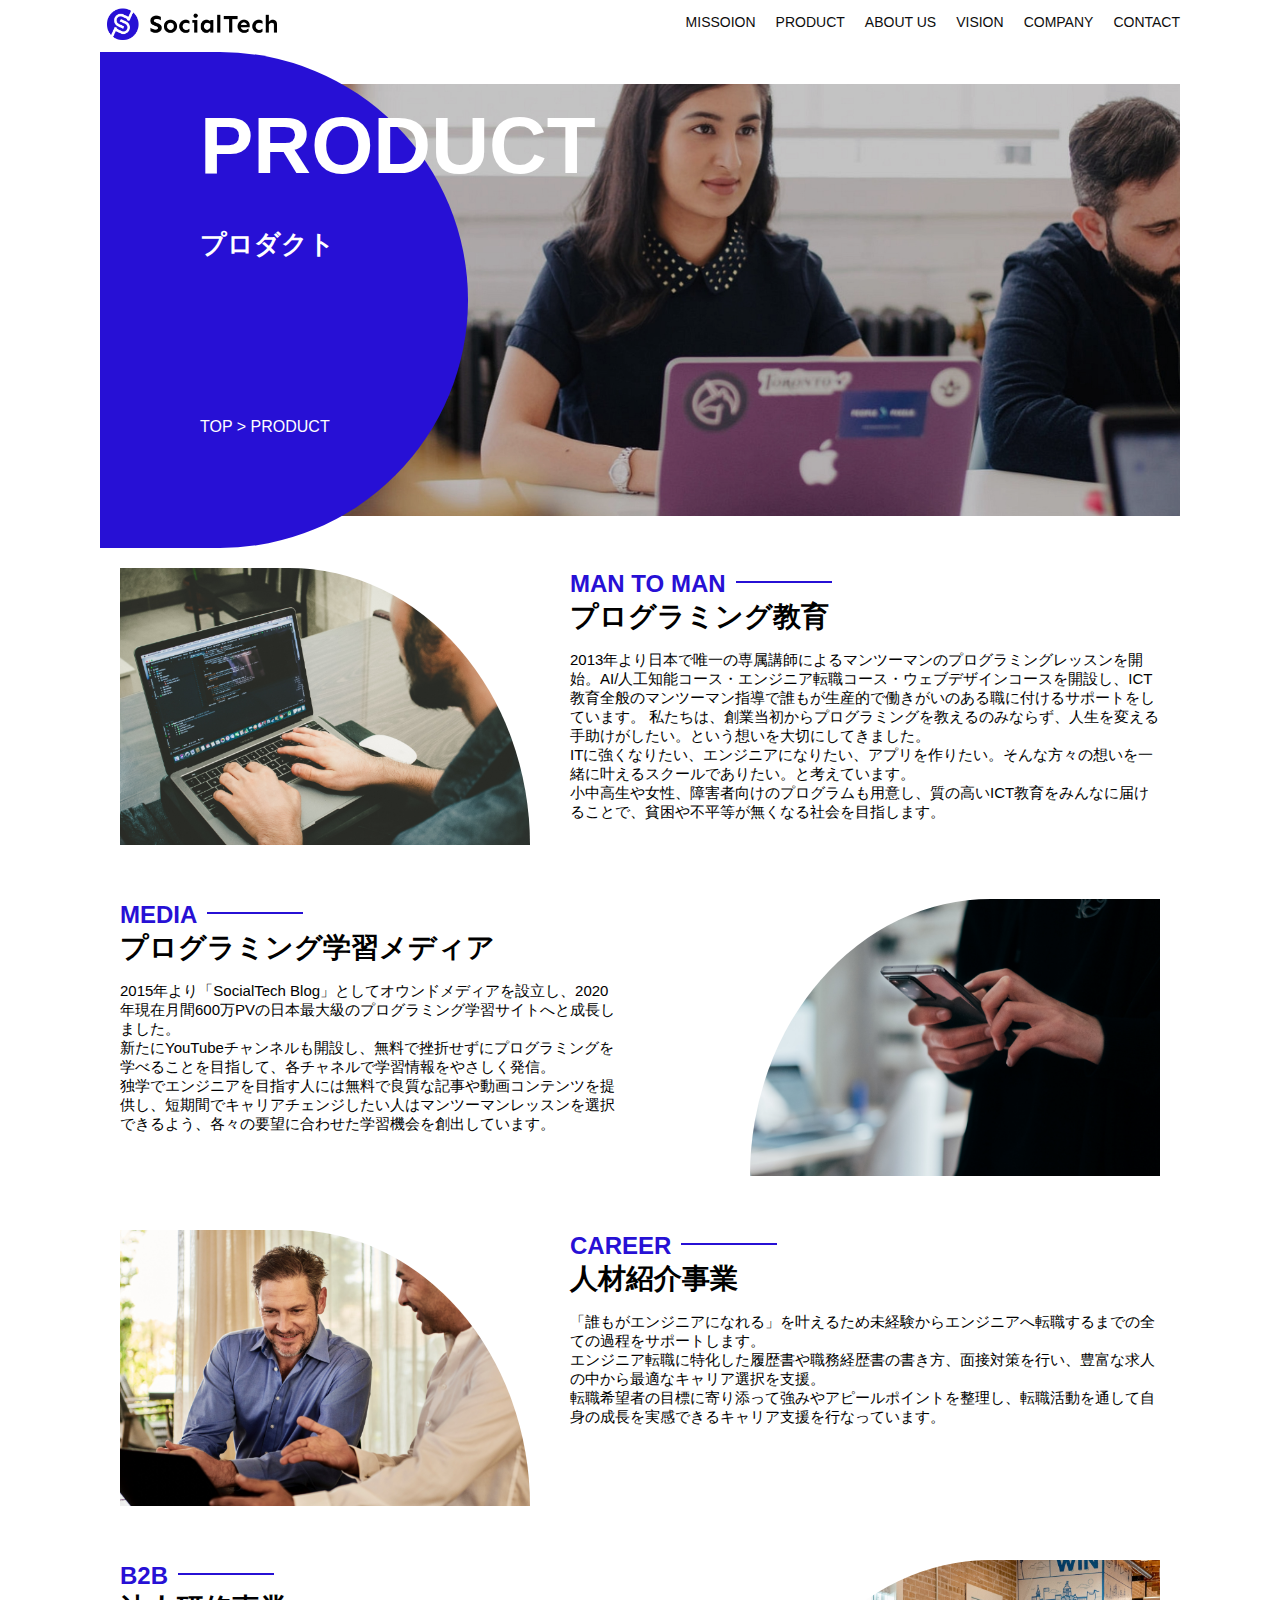
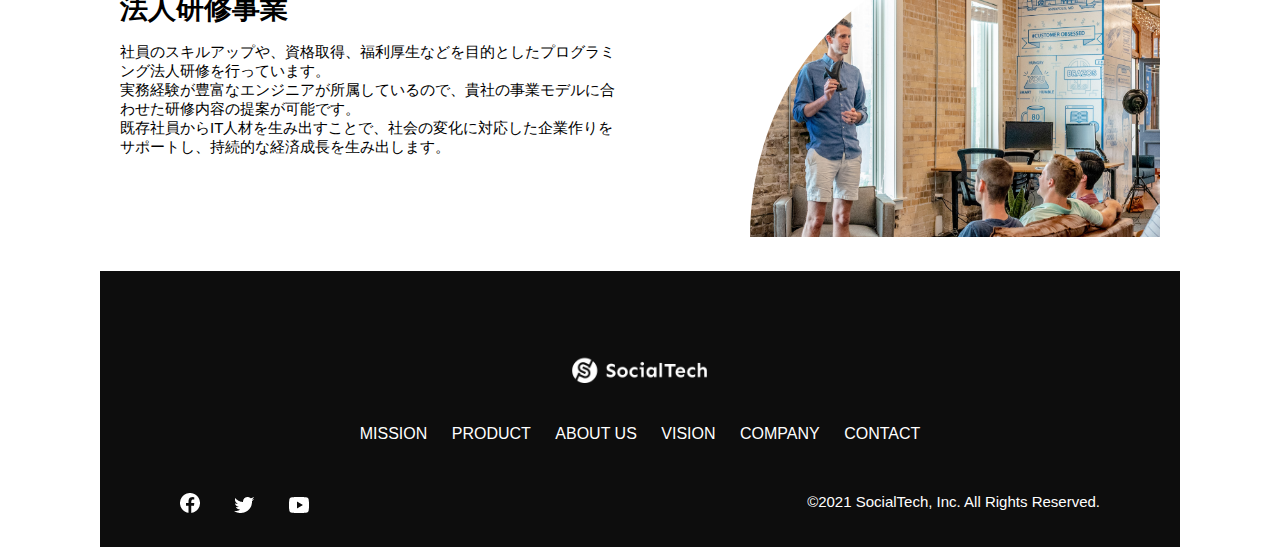
<file: product.html>
<!DOCTYPE html>
<html lang="ja">
<head>
  <meta charset="UTF-8">
  <meta name="viewport" content="width=device-width, initial-scale=1.0">
  <meta name="description" content="SocialTechの4つのプロダクトを紹介します">
  <link rel="stylesheet" href="style.css">
  <title>SocialTech -PRODUCT プロダクト-</title>
</head>
<body>
  <header>
    <a href="index.html" id="logo">
      <img src="images/logo.png" alt="トップページに戻る">
    </a>
    <nav id="nav-pc">
      <ul>
        <li><a href="mission.html">MISSOION</a></li>
        <li><a href="product.html">PRODUCT</a></li>
        <li><a href="index.html#aboutus">ABOUT US</a></li>
        <li><a href="index.html#vision">VISION</a></li>
        <li><a href="index.html#company">COMPANY</a></li>
        <li><a href="index.html#contact">CONTACT</a></li>
      </ul>
    </nav>

    <!-- スマホ用メニューボタン -->
    <button id="menu-sp" onclick="document.getElementById('nav-sp').style.display = 'block'">
      <img src="images/button-menu.png" alt="ナビゲーションを開く">
     </button>

     <!-- スマホ用ナビ -->
      <div id="nav-sp">
        <button id="close" onclick="document.getElementById('nav-sp').style.display = 'none'">
          <img src="images/button-close.png" alt="ナビを閉じる">
        </button>
        <nav>
          <ul>
            <li>
              <a id="logo-sp" href="index.html" onclick="document.getElementById('nav-sp').style.display = 'none'"><img src="images/logo-sp.png" alt="トップページに戻る"></a>
            </li>
            <li><a class="menu" href="mission.html" onclick="document.getElementById('nav-sp').style.display = 'none'">MISSION</a></li>
            <li><a class="menu" href="product.html" onclick="document.getElementById('nav-sp').style.display = 'none'">PRODUCT</a></li>
            <li><a class="menu" href="index.html#aboutus" onclick="document.getElementById('nav-sp').style.display = 'none'">ABOUT US</a></li>
            <li><a class="menu" href="index.html#vision" onclick="document.getElementById('nav-sp').style.display = 'none'">VISION</a></li>
            <li><a class="menu" href="index.html#company" onclick="document.getElementById('nav-sp').style.display = 'none'">COMPANY</a></li>
            <li><a class="menu" href="index.html#contact" onclick="document.getElementById('nav-sp').style.display = 'none'">CONTACT</a></li>
          </ul>
        </nav>
        <div id="sns">
          <a href="https://www.facebook.com/sejuku2013">
            <img src="images/button-facebook.png" alt="Facebookのリンク">
          </a>
          <a href="https://twitter.com/samuraijuku">
            <img src="images/button-twitter.png" alt="Twitterのリンク">
          </a>
          <a href="https://www.youtube.com/channel/UCCFOQO5aDK0xXam4cUQXT8g">
            <img src="images/button-youtube.png" alt="YouTubeのリンク">
          </a>
        </div>
      </div>
  </header>

  <main>
    <article>
      <section id="product-main">
        <div class="product-main-inner">
          <div id="product-title">
            <h1>PRODUCT<br><span>プロダクト</span></h1>
            <p>TOP > PRODUCT</p>
          </div>
        </div>
      </section>

      <section class="product-section product-section-left">
        <div class="product-section-img">
          <img src="images/product/product-mantoman.png" alt="PCでコードを書く男性">
        </div>
        <div class="product-read">
          <h2 class="product-h2">MAN TO MAN</h2>
          <h3 class="product-h3">プログラミング教育</h3>
          <p>2013年より日本で唯一の専属講師によるマンツーマンのプログラミングレッスンを開始。AI/人工知能コース・エンジニア転職コース・ウェブデザインコースを開設し、ICT教育全般のマンツーマン指導で誰もが生産的で働きがいのある職に付けるサポートをしています。 私たちは、創業当初からプログラミングを教えるのみならず、人生を変える手助けがしたい。という想いを大切にしてきました。<br>ITに強くなりたい、エンジニアになりたい、アプリを作りたい。そんな方々の想いを一緒に叶えるスクールでありたい。と考えています。<br>小中高生や女性、障害者向けのプログラムも用意し、質の高いICT教育をみんなに届けることで、貧困や不平等が無くなる社会を目指します。</p>
        </div>
      </section>
      <section class="product-section product-section-right">
        <div class="product-read">
          <h2 class="product-h2">MEDIA</h2>
          <h3 class="product-h3">プログラミング学習メディア</h3>
          <p>2015年より「SocialTech Blog」としてオウンドメディアを設立し、2020年現在月間600万PVの日本最大級のプログラミング学習サイトへと成長しました。<br>新たにYouTubeチャンネルも開設し、無料で挫折せずにプログラミングを学べることを目指して、各チャネルで学習情報をやさしく発信。<br>独学でエンジニアを目指す人には無料で良質な記事や動画コンテンツを提供し、短期間でキャリアチェンジしたい人はマンツーマンレッスンを選択できるよう、各々の要望に合わせた学習機会を創出しています。</p>
        </div>
        <div class="product-section-img">
          <img src="images/product/product-media.png" alt="スマートフォンを操作する人">
        </div>
      </section>
      <section class="product-section product-section-left">
        <div class="product-section-img">
          <img src="images/product/product-career.png" alt="笑顔で話し合う2人の男性">
        </div>
        <div class="product-read">
          <h2 class="product-h2">CAREER</h2>
          <h3 class="product-h3">人材紹介事業</h3>
          <p>「誰もがエンジニアになれる」を叶えるため未経験からエンジニアへ転職するまでの全ての過程をサポートします。<br>エンジニア転職に特化した履歴書や職務経歴書の書き方、面接対策を行い、豊富な求人の中から最適なキャリア選択を支援。<br>転職希望者の目標に寄り添って強みやアピールポイントを整理し、転職活動を通して自身の成長を実感できるキャリア支援を行なっています。<br></p>
        </div>
      </section>
      <section class="product-section product-section-right">
        <div class="product-read">
          <h2 class="product-h2">B2B</h2>
          <h3 class="product-h3">法人研修事業</h3>
          <p>社員のスキルアップや、資格取得、福利厚生などを目的としたプログラミング法人研修を行っています。<br>実務経験が豊富なエンジニアが所属しているので、貴社の事業モデルに合わせた研修内容の提案が可能です。<br>既存社員からIT人材を生み出すことで、社会の変化に対応した企業作りをサポートし、持続的な経済成長を生み出します。</p>
        </div>
        <div class="product-section-img">
          <img src="images/product/product-b2b.png" alt="講演中の男性とそれを聴く人々">
        </div>
      </section>
    </article>
  </main>

  <footer>
    <div id="footer-logo">
      <img src="images/logo-sp.png" alt="SocialTech">
    </div>
    <div id="footer-link">
      <a href="mission.html">MISSION</a>
      <a href="product.html">PRODUCT</a>
      <a href="index.html#aboutus">ABOUT US</a>
      <a href="index.html#vision">VISION</a>
      <a href="index.html#company">COMPANY</a>
      <a href="index.html#contact">CONTACT</a>
    </div>
    <div id="sns-footer">
      <div class="sns-btns">
        <a href="https://www.facebook.com/sejuku2013"><img src="images/button-facebook.png" alt="Facebookのリンク"></a>
        <a href="https://twitter.com/samuraijuku"><img src="images/button-twitter.png" alt="Twitterのリンク"></a>
        <a href="https://www.youtube.com/channel/UCCFOQO5aDK0xXam4cUQXT8g"><img src="images/button-youtube.png" alt="YouTubeのリンク"></a>
      </div>
      <p id="copyright">&copy;2021 SocialTech, Inc. All Rights Reserved.</p>
    </div>
  </footer>
</body>
</html>
</file>
<file: style.css>
* {
  box-sizing: border-box;
}

p {
  font-size: 15px;
}

body {
  max-width: 1080px;
  margin: 0 auto;
  font-family: "Source Sans Pro", "Hiragino Kaku Gothic ProN", Meiryo, Arial, sans-serif;
}

header {
  display: flex;
  justify-content: space-between;
}

#nav-pc {
  font-size: 14px;
}

#nav-pc ul {
  display: flex;
  padding-left: 0;
}

#nav-pc li {
  list-style: none;
}

#nav-pc a {
  text-decoration: none;
  margin-left: 20px;
  color: #0d0d0d;
}

#nav-pc a:hover {
  text-decoration: underline;
}

/* スマホ用ナビを非表示 */
#nav-sp,#menu-sp {
  display: none;
}

#main-visual {
  position: relative;
  height: 470px;
}

#main-message {
  position: absolute;
  top: 0;
  left: 0;
  background-color: #2710d5;
  color: #ffffff;
  border-radius: 0 0 476px 0;
  max-width: 620px;
  height: 100%;
  width: 100%;
  z-index: 11;
}

#main-message > h1 {
  font-size: 60px;
  margin: 100px 0 0 50px;
}

#main-message > p {
  font-size: 28px;
  margin: 0 0 0 50px;
}

#main-visual> img {
  max-width: 620px;
  border-radius: 476px 0 0 0;
  position: absolute;
  top: 0;
  right: 0;
  z-index: 10;
}

h2 {
  margin: 40px 0 0 0;
}

h2::after {
  content: url("images/line.png");
  margin-left: 10px;
}

h3 {
  font-size: 27px;
}

#mission {
  margin: 80px auto;
}

#mission-flex {
  display: flex;
}

#mission-flex > div {
  width: 50%;
  margin: 20px;
}

#mission-photo {
  width: 100%;
}

#s2dgs {
  margin-top: 50px;
  width: 100%;
}

#product {
  background-color: #fafafa;
  margin: 80px 0;
  padding: 10px 40px 0px 40px;
}

#product .product-flex {
  margin-top: 40px;
  display: flex;
}

#product-left {
  width: 50%;
  margin-right: 20px;
}

#product-right {
  width: 50%;
  margin-left: 20px;
  margin-top: 80px;
}

#product-left > div {
  position: relative;
  height: 480px;
  margin-right: 20px;
}

#product-right > div {
  position: relative;
  height: 480px;
  margin-left: 20px;
}

.product-explain {
  background-color: #ffffff;
  position: absolute;
  left: 0;
  bottom: 50px;
  margin: 0 40px;
  padding: 20px;
  box-shadow: 5px 5px 10px rgba(0, 0, 0, 0.05);
}

.product-explain > span {
  color: #2710d5;
  font-weight: bold;
  font-size: 16px;
  margin: 0;
}

.product-explain > h3 {
  margin: 5px 0;
}

.product-explain > p {
  font-size: 14px;
  margin: 0;
}

#product-more {
  text-align: center;
}

#product-more a {
  position: relative;
  bottom: -42px;
}

#aboutus {
  margin: 80px auto;
}

#aboutus > div {
  display: flex;
}

.culture-img {
  width: 50%;
  align-self: flex-start;
}

.culture-img2 {
  margin-top: 50px;
  width: 100%;
}

.culture-table {
  margin-right: 50px;
}

.culture-num {
  font-size: 80px;
  color: #2710d5;
  padding: 0 20px 0 0;
}

.culture-table th {
  text-align: left;
  font-size: 28px;
  font-weight: bold;
}

.culture-en {
  color: #2710d5;
  font-size: 24px;
}

.culture-description {
  margin: 0;
}

#vision {
  margin: 80px auto;
}

#vision > div {
  display: flex;
  justify-content: space-between;
  flex-wrap: wrap;
}

.vision-box {
  width: 300px;
  height: 300px;
  margin-bottom: 30px;
  position: relative;
}

.vision-box > img {
  width: 100%;
  position: relative;
  z-index: 30;
}

.vision-box > div {
  position: absolute;
  top: 0;
  left: 0;
  z-index: 31;
  margin-right: 20px;
}

.vision-box > div > h4 {
  color: #2710d5;
  font-size: 19px;
  margin-top: 80px;
}

.vision-box > div > h4::first-letter {
  font-size: 40px;
}

.vision-box > div > h5 {
  font-size: 20px;
  margin: 0;
}

.vision-box > div p {
  margin: 10px 0 0 0;
}

#company {
  margin: 80px auto;
}

#company-table {
  width: 100%;
}

.tableheader {
  text-align: left;
  padding: 20px;
  border-bottom-color: #2710d5;
  border-bottom-width: 1px;
  border-bottom-style: solid;
  width: 100px;
}

.tableheader-first {
  border-top-color: #2710d5;
  border-top-width: 1px;
  border-top-style: solid;
}

.cell {
  padding: 30px;
  border-bottom-color: #ececec;
  border-bottom-width: 1px;
  border-bottom-style: solid;
}

.cell-first {
  border-top-color: #ececec;
  border-top-width: 1px;
  border-top-style: solid;
}

#company > iframe {
  width: 100%;
  height: 368px;
  margin-top: 40px;
}

#contact {
  margin: 80px auto;
}

#contact > form > div {
  display: flex;
  flex-direction: row;
  flex-wrap: wrap;
  padding-bottom: 30px;
}

.contact-heading {
  width: 240px;
  align-self: center;
}

.contact-label {
  font-weight: bold;
}

.contact-span {
  color: #ce2222;
  margin-left: 20px;
  font-weight: bold;
}

.contact-textbox {
  border-top: 0px;
  border-left: 0px;
  border-right: 0px;
  border-bottom-width: 1px;
  border-bottom-color: #707070;
  border-style: solid;
  background-color: #fafafa;
  width: 400px;
  height: 56px;
}

.contact-textarea {
  border-top: 0px;
  border-left: 0px;
  border-right: 0px;
  border-bottom-width: 1px;
  border-bottom-color: #707070;
  border-style: solid;
  background-color: #fafafa;
  width: 400px;
  height: 200px;
}

#contact dt {
  font-weight: bold;
}

#contact dd {
  margin-bottom: 16px;
}

#contact dd p {
  margin: 0;
}

#contact dd ul {
  padding-left: 0;
}

#contact dd li {
  margin-bottom: 0;
  list-style: none;
}

footer {
  background-color: #0d0d0d;
  text-align: center;
  padding: 80px 80px 30px 80px;
}

#footer-logo {
  margin-bottom: 30px;
}

#footer-link {
  margin-bottom: 50px;
}

#footer-link > a {
  text-decoration: none;
  margin: 10px;
  color: #ffffff;
}

#footer-link > a:hover {
  text-decoration: underline;
}

#sns-footer {
  display: flex;
  justify-content: space-between;
  text-align: left;
}

#sns-footer a {
  margin-right: 30px;
}

#copyright {
  color: #ffffff;
  margin: 0;
}

/* ミッションのメインビジュアル */
.mission-main-inner {
  background-image: url(images/mission/mission-main.png);
  background-repeat: no-repeat;
  background-position-y: center;
}

#mission-title {
  background-color: #2710d5;
  width: 368px;
  color: #ffffff;
  height: 496px;
  border-radius: 0 248px 248px 0;
  position: relative;
}

#mission-title h1 {
  position: absolute;
  top: 0;
  left: 100px;
  font-size: 80px;
  line-height: 1;
}

#mission-title h1 span {
  font-size: 26px;
}

#mission-title > p {
  position: absolute;
  top: 350px;
  left: 100px;
  font-size: 16px;
}

#mission-s2dgs {
  padding: 20px;
}

.mission-h2 {
  color: #2710d5;
  font-size: 40px;
}

.mission-h2::after {
  content: none;
}

#mission-five-goals {
  padding: 20px;
  display: flex;
}

#mission-five-goals .five-goals-image {
  width: 30%;
  padding: 20px;
}

#mission-five-goals .five-goals-image img {
  width: 100%;
}

#mission-five-goals .five-goals-read {
  width: 70%;
  padding: 20px;
}

#mission-five-goals .five-goals-read > div {
  margin-bottom: 40px;
}

.fivegoals-image-left {
  float: left;
  margin: 20px;
}

.fivegoals-image-right {
  float: right;
  margin: 20px;
}

.fivegoals-number {
  color: #2710d5;
  font-size: 48px;
  font-weight: bold;
  margin: 0;
}

.fivegoals-h3 {
  font-size: 28px;
  margin: 0;
}

.fivegoals-p {
  margin: 0;
}

/* プロダクトページ */
.product-main-inner {
  background-image: url(images/product/product-main.png);
  background-repeat: no-repeat;
  background-position-y: center;
}

#product-title {
  background-color: #2710d5;
  width: 368px;
  color: #ffffff;
  height: 496px;
  border-radius: 0 248px 248px 0;
  position: relative;
}

#product-title h1 {
  position: absolute;
  top: 0;
  left: 100px;
  font-size: 80px;
  line-height: 1;
}

#product-title h1 span {
  font-size: 26px;
}

#product-title > p {
  position: absolute;
  top: 350px;
  left: 100px;
  font-size: 16px;
}

.product-section {
  display: flex;
  padding: 20px 20px 0;
}

.product-section .product-section-img {
  width: 450px;
}

.product-section-left .product-section-img img {
  width: 100%;
  padding: 0 40px 30px 0;
  border-radius: 0 432px 0 0;
}

.product-section-left .product-read {
  width: 50%;
  flex-grow: 1;
}

.product-section-left .product-read p {
  margin-bottom: 0;
}

.product-section-right {
  justify-content: space-between;
}

.product-section-right .product-section-img img {
  width: 100%;
  padding: 0 0 30px 40px;
  border-radius: 432px 0 0 0;
}

.product-section-right .product-read {
  width: 500px;
}

.product-h2 {
  color: #2710d5;
  font-size: 24px;
  margin: 0;
}

.product-h3 {
  font-size: 28px;
  margin: 0;
}

/* スマホ用スタイル */
@media screen and (max-width: 767px) {
  #nav-pc {
    display: none;
  }

  #menu-sp {
    display: block;
    background-color: transparent;
    float: right;
    padding: 0;
    border: none;
  }

  #nav-sp {
    background-color: #2710d5;
    position: fixed;
    left: 0;
    top: 0;
    height: 100%;
    width: 100%;
    display: none;
    z-index: 100;
  }

  #close {
    position: absolute;
    top: 20px;
    right: 20px;
    background-color: transparent;
    border: none;
  }

  #nav-sp nav ul {
    padding-left: 0;
  }

  #nav-sp nav li {
    list-style: none;
  }

  #logo-sp {
    margin: 80px 0 30px 20px;
  }

  #nav-sp nav a {
    display: block;
    color: #ffffff;
  }

  #nav-sp nav a:hover {
    text-decoration: underline;
  }

  #nav-sp .menu {
    text-decoration: none;
    margin: 0 20px;
    height: 44px;
    font-size: 16px;
    background-image: url(images/arrow.png);
    background-repeat: no-repeat;
    background-position: right top;
  }

  #sns {
    position: absolute;
    bottom: 20px;
    left: 20px;
  }

  #sns > a {
    margin-right: 30px;
  }

  /* メインビジュアル */
  #main-visual {
    position: relative;
    height: 470px;
  }

  #main-visual > div {
    text-align: center;
    height: 280px;
  }

  #main-visual h1 {
    font-size: 28px;
    margin: 90px 0 0 0;
  }

  #main-visual > div > p {
    margin: 0;
    font-size: 15px;
  }

  #main-visual > img {
    width: 100%;
    border-radius: 476px 0 0 0;
    top: auto;
    bottom: 0;
  }

  h2 {
    margin: 15px 0;
  }

  h3 {
    font-size: 24px;
    margin: 10px 0 0 0;
  }

  #mission {
    margin: 20px 0;
    padding: 0 20px;
  }

  #mission-flex {
    flex-direction: column;
  }

  #mission-flex > div {
    width: 100%;
    margin: 0;
  }

  #product {
    margin: 0;
    padding: 10px 20px 0 20px;
  }

  #product .product-flex {
    flex-direction: column;
    display: block;
    margin-top: 0;
  }

  #product-left,#product-right {
    width: 100%;
    margin: 0;
  }

  #product-left > div,#product-right > div {
    height: auto;
    margin: 0;
  }

  .product-explain {
    position: relative;
    margin: 0;
  }

  .product-explain > h3 {
    margin: 10px 0;
    font-size: 24px;
  }

  #product-more {
    text-align: left;
  }

  #aboutus {
    margin: 80px 20px;
  }

  #aboutus > div {
    flex-direction: column;
  }

  .culture-table th {
    font-size: 16px;
  }

.culture-table {
  margin-right: 0;
  padding-right: 20px;
  order: 2;
}

.culture-img {
  width: 100%;
  order: 1;
}

.culture-img2 {
  margin-top: 0;
}

.culture-num {
  padding: 0;
}

.culture-description {
  margin: 0;
}

#vision {
  margin: 80px 20px;
}

.vision-box > img {
  position: absolute;
  top: 0;
  left: 0;
}

.vision-box > div > h4 {
  margin: 60px 0 0 0;
}

#company {
  margin: 0 20px;
}

#company > h3 {
  margin-bottom: 20px;
}

.tableheader {
  width: 50px;
}

.cell {
  padding: 20px;
}

#company > iframe {
  height: 240px;
}

#contact {
  margin: 80px 20px;
}

#contact > h3 {
  margin-bottom: 20px;
}

#contact > form > div {
  flex-direction: column;
  margin-bottom: 20px;
}

.contact-heading {
  align-self: auto;
  margin-bottom: 20px;
}

.contact-textbox {
  min-width: 300px;
  width: 100%;
}

.contact-textarea {
  height: 150px;
  width: 100%;
}

.radiobutton {
  margin-bottom: 20px;
}

footer {
  padding: 30px 20px 50px 20px;
  text-align: left;
}

#footer-link > a {
  margin: 0 20px 30px 0;
  display: block;
  background-image: url(images/arrow.png);
  background-repeat: no-repeat;
  background-position: right top;
}

#footer-link > a:hover {
  text-decoration: underline;
}

#sns-footer {
  flex-direction: column;
  justify-content: flex-start;
}

#copyright {
  font-size: 12px;
  margin-top: 30px;
}

/* ミッションページ */
#mission-main {
  height: 256px;
  margin-top: 4%;
  position: relative;
}

.mission-main-inner {
  height: 80%;
  background-size: cover;
}

#mission-title {
  width: 136px;
  height: 256px;
  position: absolute;
  top: -10%;
}

#mission-title h1 {
  left: 20px;
  font-size: 40px;
}

#mission-title h1 span {
  font-size: 18px;
}

#mission-title > p {
  top: 180px;
  left: 20px;
  font-size: 13px;
}

.mission-h2 {
  font-size: 38px;
  margin: 0;
}

#mission-s2dgs > img {
  width: 100%;
}

#mission-five-goals {
  flex-direction: column;
}

#mission-five-goals > div {
  padding: 0;
}

#mission-five-goals .five-goals-image,
#mission-five-goals .five-goals-read {
  width: 100%;
  padding: 0;
}

#mission-five-goals .five-goals-read > div {
  display: flex;
  flex-direction: column;
}

.fivegoals-image-right,
.fivegoals-image-left {
  align-self: center;
}

#product-main {
  height: 256px;
  margin-top: 4%;
  position: relative;
}

.product-main-inner {
  height: 80%;
  background-size: cover;
}

#product-title {
  width: 136px;
  height: 256px;
  position: absolute;
  top: -10%;
}

#product-title h1 {
  left: 20px;
  font-size: 40px;
}

#product-title h1 span {
  font-size: 18px;
}

#product-title > p {
  top: 180px;
  left: 20px;
  font-size: 13px;
}

.product-section {
  flex-direction: column;
}

.product-section .product-section-img {
  width: 100%;
}

.product-section .product-section-img img {
  width: 100%;
  padding: 0;
}

.product-section-left .product-section-img img {
  border-radius: 0 300px 0 0;
}

.product-section-left .product-read {
  width: 100%;
  flex-grow: 1;
}

.product-section-right .product-section-img img {
  order: 1;
  border-radius: 300px 0 0 0;
}

.product-section-right .product-read {
  order: 2;
  width: 100%;
}
}
</file>
